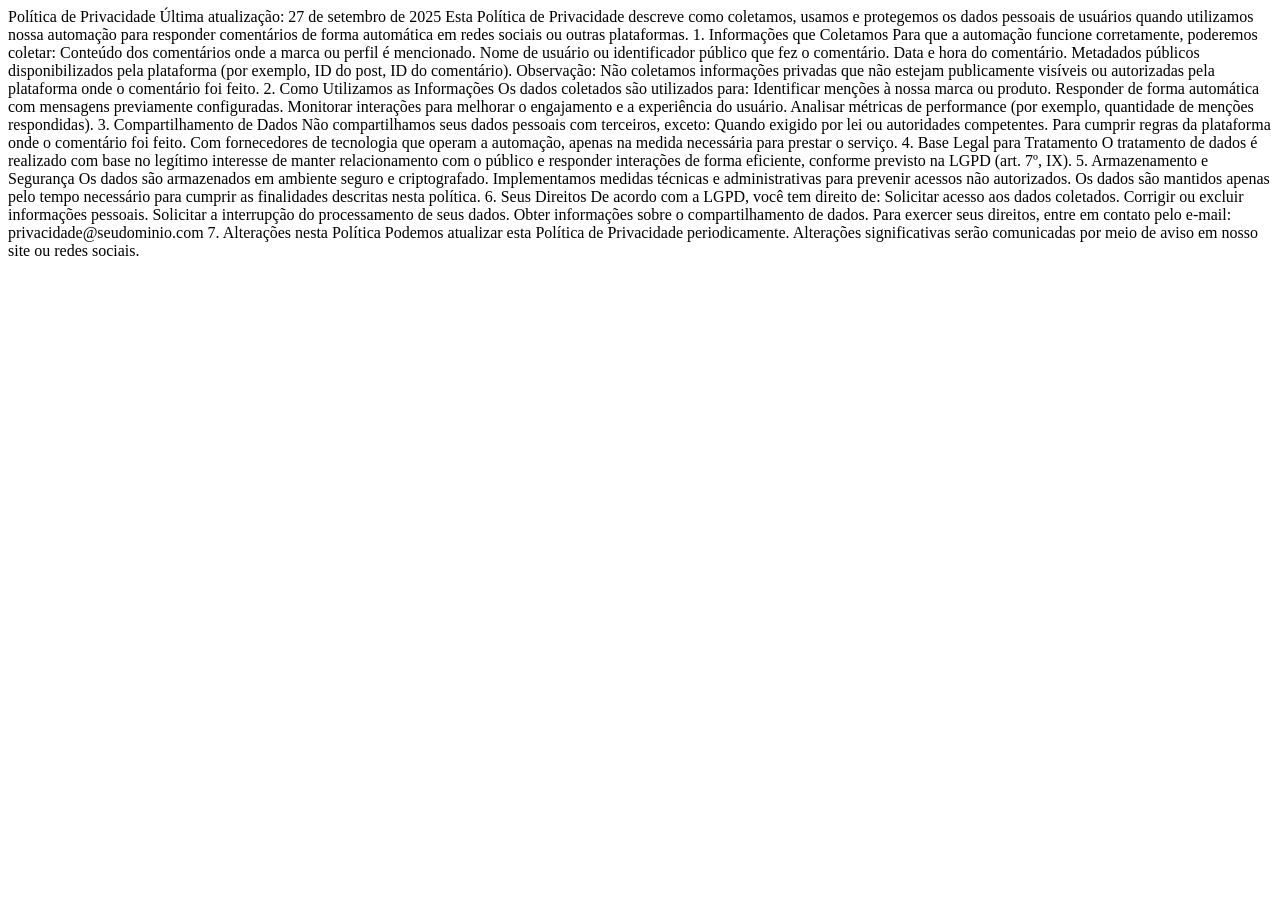
<file: index.html>
<!DOCTYPE html>
<html lang="en">

<head>
    <meta charset="UTF-8">
    <meta name="viewport" content="width=device-width, initial-scale=1.0">
    <title>Política de Privacidade</title>
</head>

<body>
    Política de Privacidade

    Última atualização: 27 de setembro de 2025

    Esta Política de Privacidade descreve como coletamos, usamos e protegemos os dados pessoais de usuários quando
    utilizamos nossa automação para responder comentários de forma automática em redes sociais ou outras plataformas.

    1. Informações que Coletamos

    Para que a automação funcione corretamente, poderemos coletar:

    Conteúdo dos comentários onde a marca ou perfil é mencionado.

    Nome de usuário ou identificador público que fez o comentário.

    Data e hora do comentário.

    Metadados públicos disponibilizados pela plataforma (por exemplo, ID do post, ID do comentário).

    Observação: Não coletamos informações privadas que não estejam publicamente visíveis ou autorizadas pela plataforma
    onde o comentário foi feito.

    2. Como Utilizamos as Informações

    Os dados coletados são utilizados para:

    Identificar menções à nossa marca ou produto.

    Responder de forma automática com mensagens previamente configuradas.

    Monitorar interações para melhorar o engajamento e a experiência do usuário.

    Analisar métricas de performance (por exemplo, quantidade de menções respondidas).

    3. Compartilhamento de Dados

    Não compartilhamos seus dados pessoais com terceiros, exceto:

    Quando exigido por lei ou autoridades competentes.

    Para cumprir regras da plataforma onde o comentário foi feito.

    Com fornecedores de tecnologia que operam a automação, apenas na medida necessária para prestar o serviço.

    4. Base Legal para Tratamento

    O tratamento de dados é realizado com base no legítimo interesse de manter relacionamento com o público e responder
    interações de forma eficiente, conforme previsto na LGPD (art. 7º, IX).

    5. Armazenamento e Segurança

    Os dados são armazenados em ambiente seguro e criptografado.

    Implementamos medidas técnicas e administrativas para prevenir acessos não autorizados.

    Os dados são mantidos apenas pelo tempo necessário para cumprir as finalidades descritas nesta política.

    6. Seus Direitos

    De acordo com a LGPD, você tem direito de:

    Solicitar acesso aos dados coletados.

    Corrigir ou excluir informações pessoais.

    Solicitar a interrupção do processamento de seus dados.

    Obter informações sobre o compartilhamento de dados.

    Para exercer seus direitos, entre em contato pelo e-mail: privacidade@seudominio.com

    7. Alterações nesta Política

    Podemos atualizar esta Política de Privacidade periodicamente. Alterações significativas serão comunicadas por meio
    de aviso em nosso site ou redes sociais.
</body>

</html>

</html>
</file>
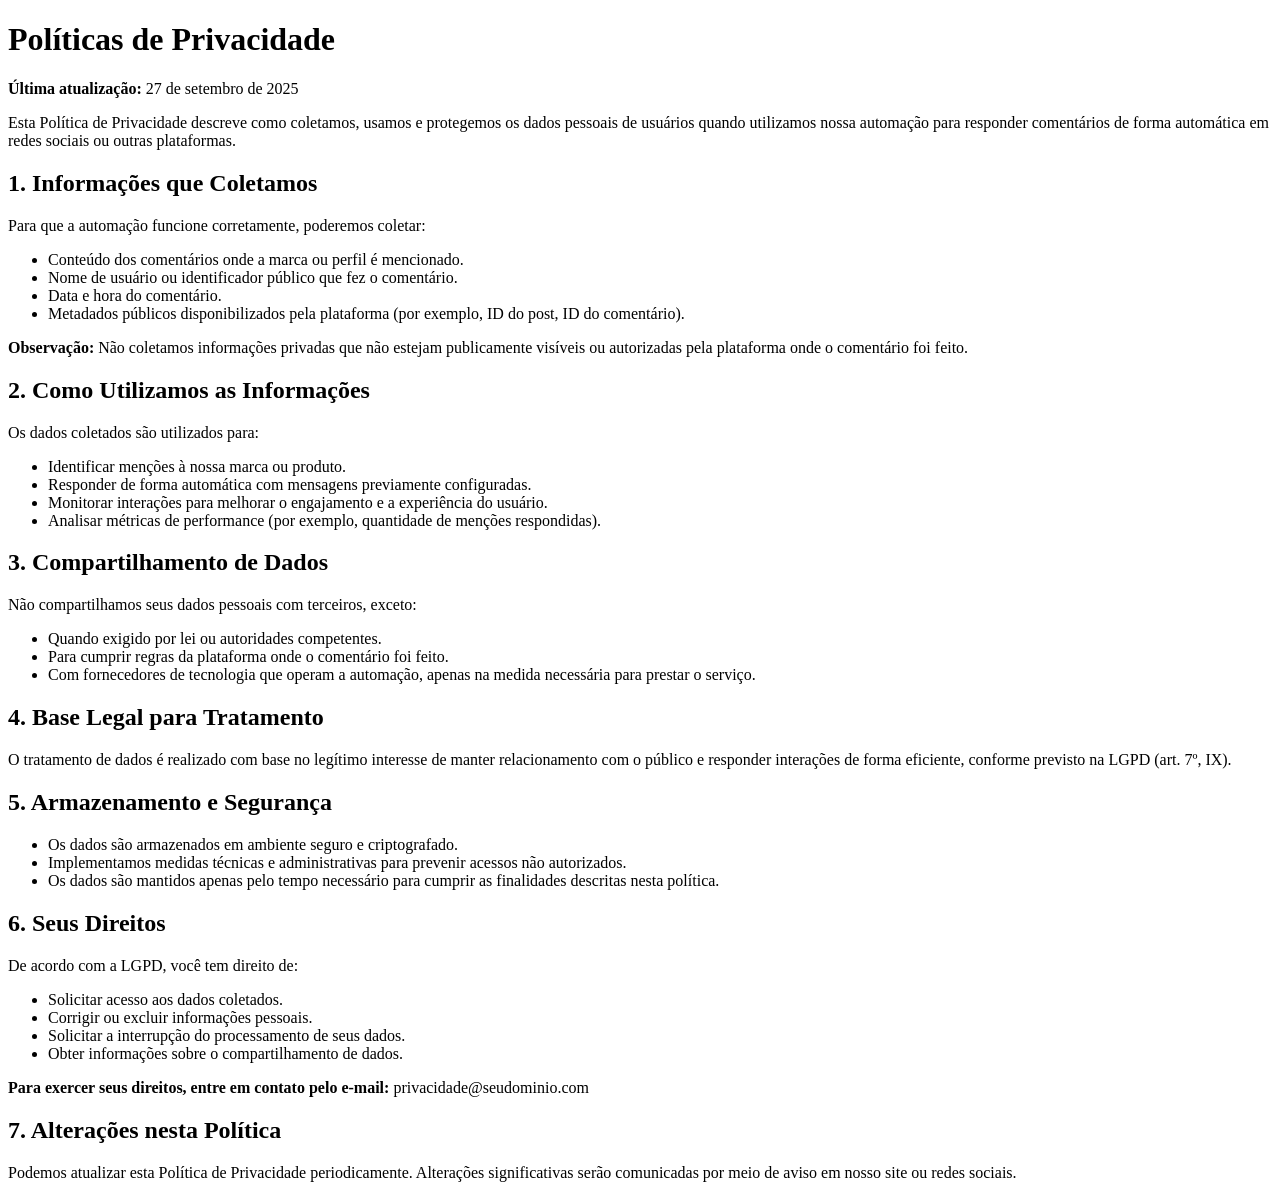
<file: veriffic-ai/politicas de-privacidade.html>
<!DOCTYPE html>
<html lang="pt-BR">

<head>
    <meta charset="UTF-8">
    <meta name="viewport" content="width=device-width, initial-scale=1.0">
    <title>Políticas de Privacidade</title>
</head>

<body>
    <h1>Políticas de Privacidade</h1>

    <p><strong>Última atualização:</strong> 27 de setembro de 2025</p>

    <p>Esta Política de Privacidade descreve como coletamos, usamos e protegemos os dados pessoais de usuários quando
    utilizamos nossa automação para responder comentários de forma automática em redes sociais ou outras plataformas.</p>

    <h2>1. Informações que Coletamos</h2>

    <p>Para que a automação funcione corretamente, poderemos coletar:</p>

    <ul>
        <li>Conteúdo dos comentários onde a marca ou perfil é mencionado.</li>
        <li>Nome de usuário ou identificador público que fez o comentário.</li>
        <li>Data e hora do comentário.</li>
        <li>Metadados públicos disponibilizados pela plataforma (por exemplo, ID do post, ID do comentário).</li>
    </ul>

    <p><strong>Observação:</strong> Não coletamos informações privadas que não estejam publicamente visíveis ou autorizadas pela plataforma
    onde o comentário foi feito.</p>

    <h2>2. Como Utilizamos as Informações</h2>

    <p>Os dados coletados são utilizados para:</p>

    <ul>
        <li>Identificar menções à nossa marca ou produto.</li>
        <li>Responder de forma automática com mensagens previamente configuradas.</li>
        <li>Monitorar interações para melhorar o engajamento e a experiência do usuário.</li>
        <li>Analisar métricas de performance (por exemplo, quantidade de menções respondidas).</li>
    </ul>

    <h2>3. Compartilhamento de Dados</h2>

    <p>Não compartilhamos seus dados pessoais com terceiros, exceto:</p>

    <ul>
        <li>Quando exigido por lei ou autoridades competentes.</li>
        <li>Para cumprir regras da plataforma onde o comentário foi feito.</li>
        <li>Com fornecedores de tecnologia que operam a automação, apenas na medida necessária para prestar o serviço.</li>
    </ul>

    <h2>4. Base Legal para Tratamento</h2>

    <p>O tratamento de dados é realizado com base no legítimo interesse de manter relacionamento com o público e responder
    interações de forma eficiente, conforme previsto na LGPD (art. 7º, IX).</p>

    <h2>5. Armazenamento e Segurança</h2>

    <ul>
        <li>Os dados são armazenados em ambiente seguro e criptografado.</li>
        <li>Implementamos medidas técnicas e administrativas para prevenir acessos não autorizados.</li>
        <li>Os dados são mantidos apenas pelo tempo necessário para cumprir as finalidades descritas nesta política.</li>
    </ul>

    <h2>6. Seus Direitos</h2>

    <p>De acordo com a LGPD, você tem direito de:</p>

    <ul>
        <li>Solicitar acesso aos dados coletados.</li>
        <li>Corrigir ou excluir informações pessoais.</li>
        <li>Solicitar a interrupção do processamento de seus dados.</li>
        <li>Obter informações sobre o compartilhamento de dados.</li>
    </ul>

    <p><strong>Para exercer seus direitos, entre em contato pelo e-mail:</strong> privacidade@seudominio.com</p>

    <h2>7. Alterações nesta Política</h2>

    <p>Podemos atualizar esta Política de Privacidade periodicamente. Alterações significativas serão comunicadas por meio
    de aviso em nosso site ou redes sociais.</p>

</body>

</html>
</file>
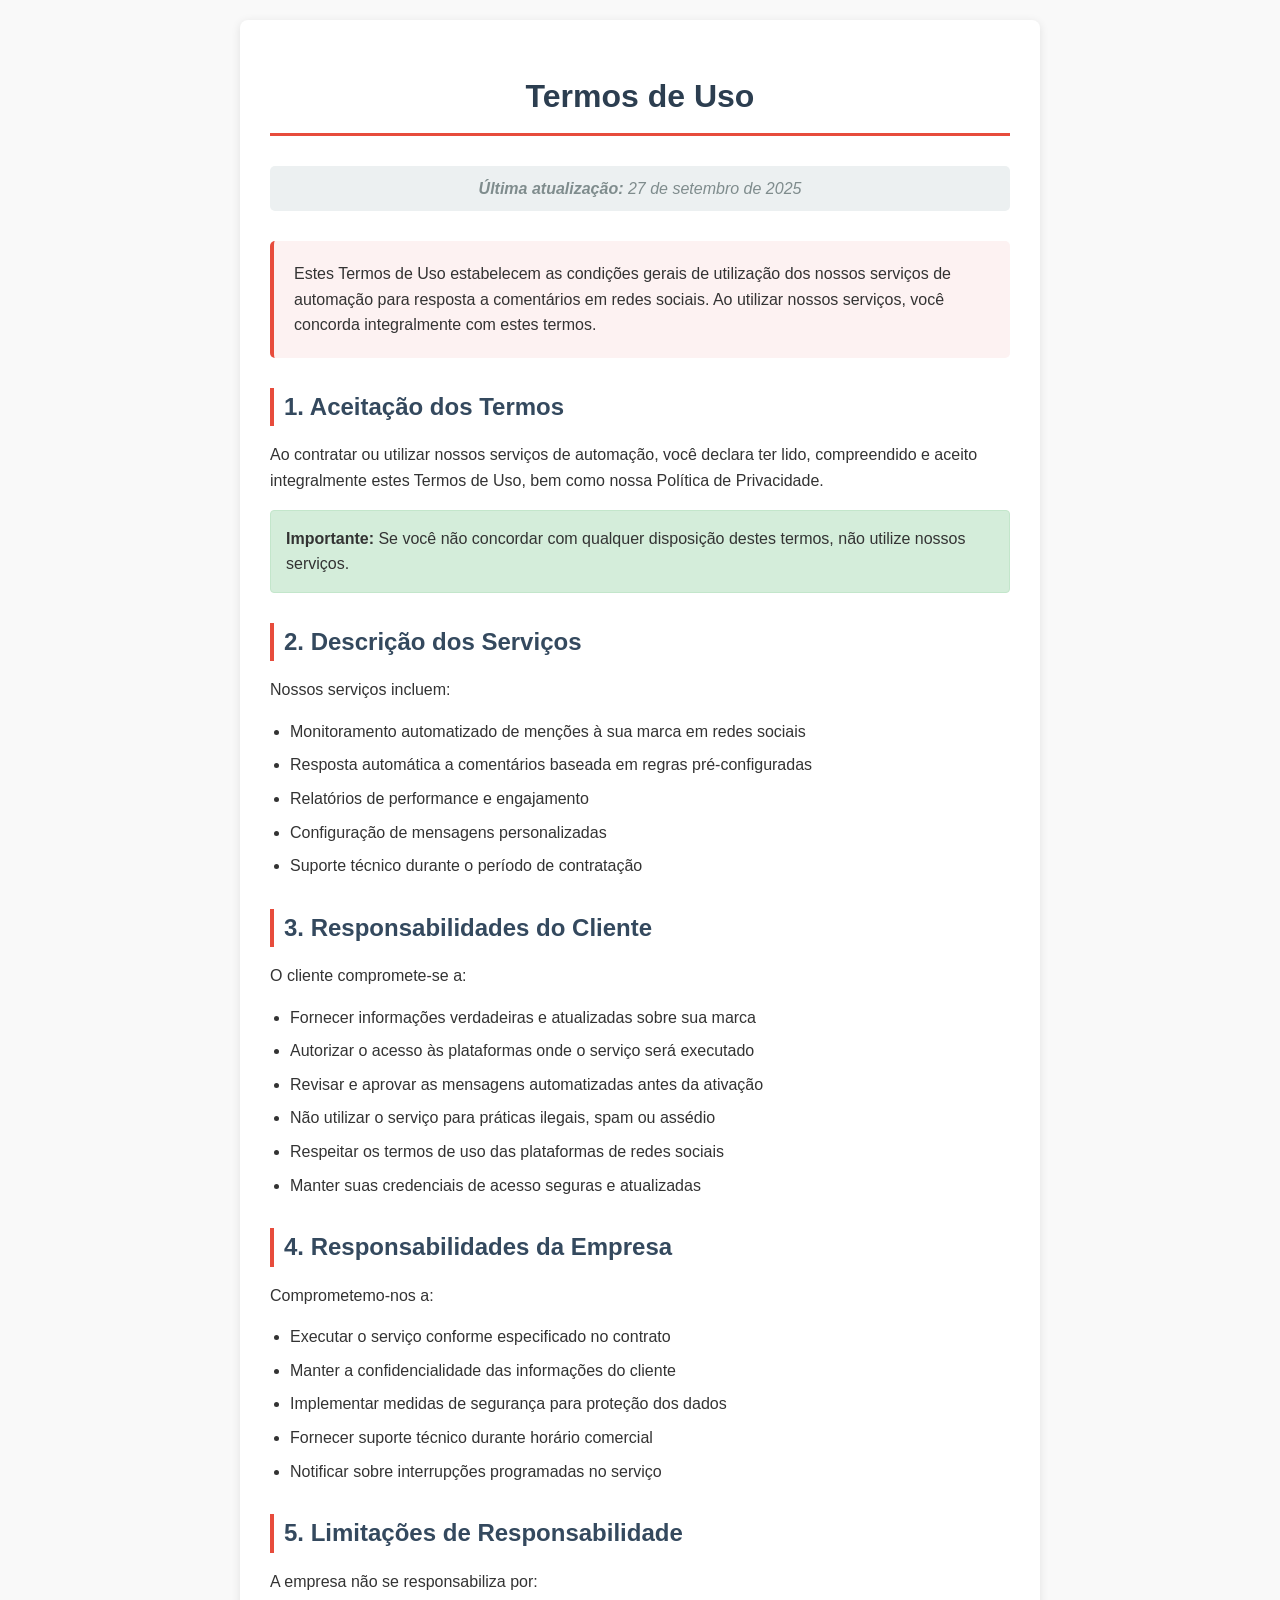
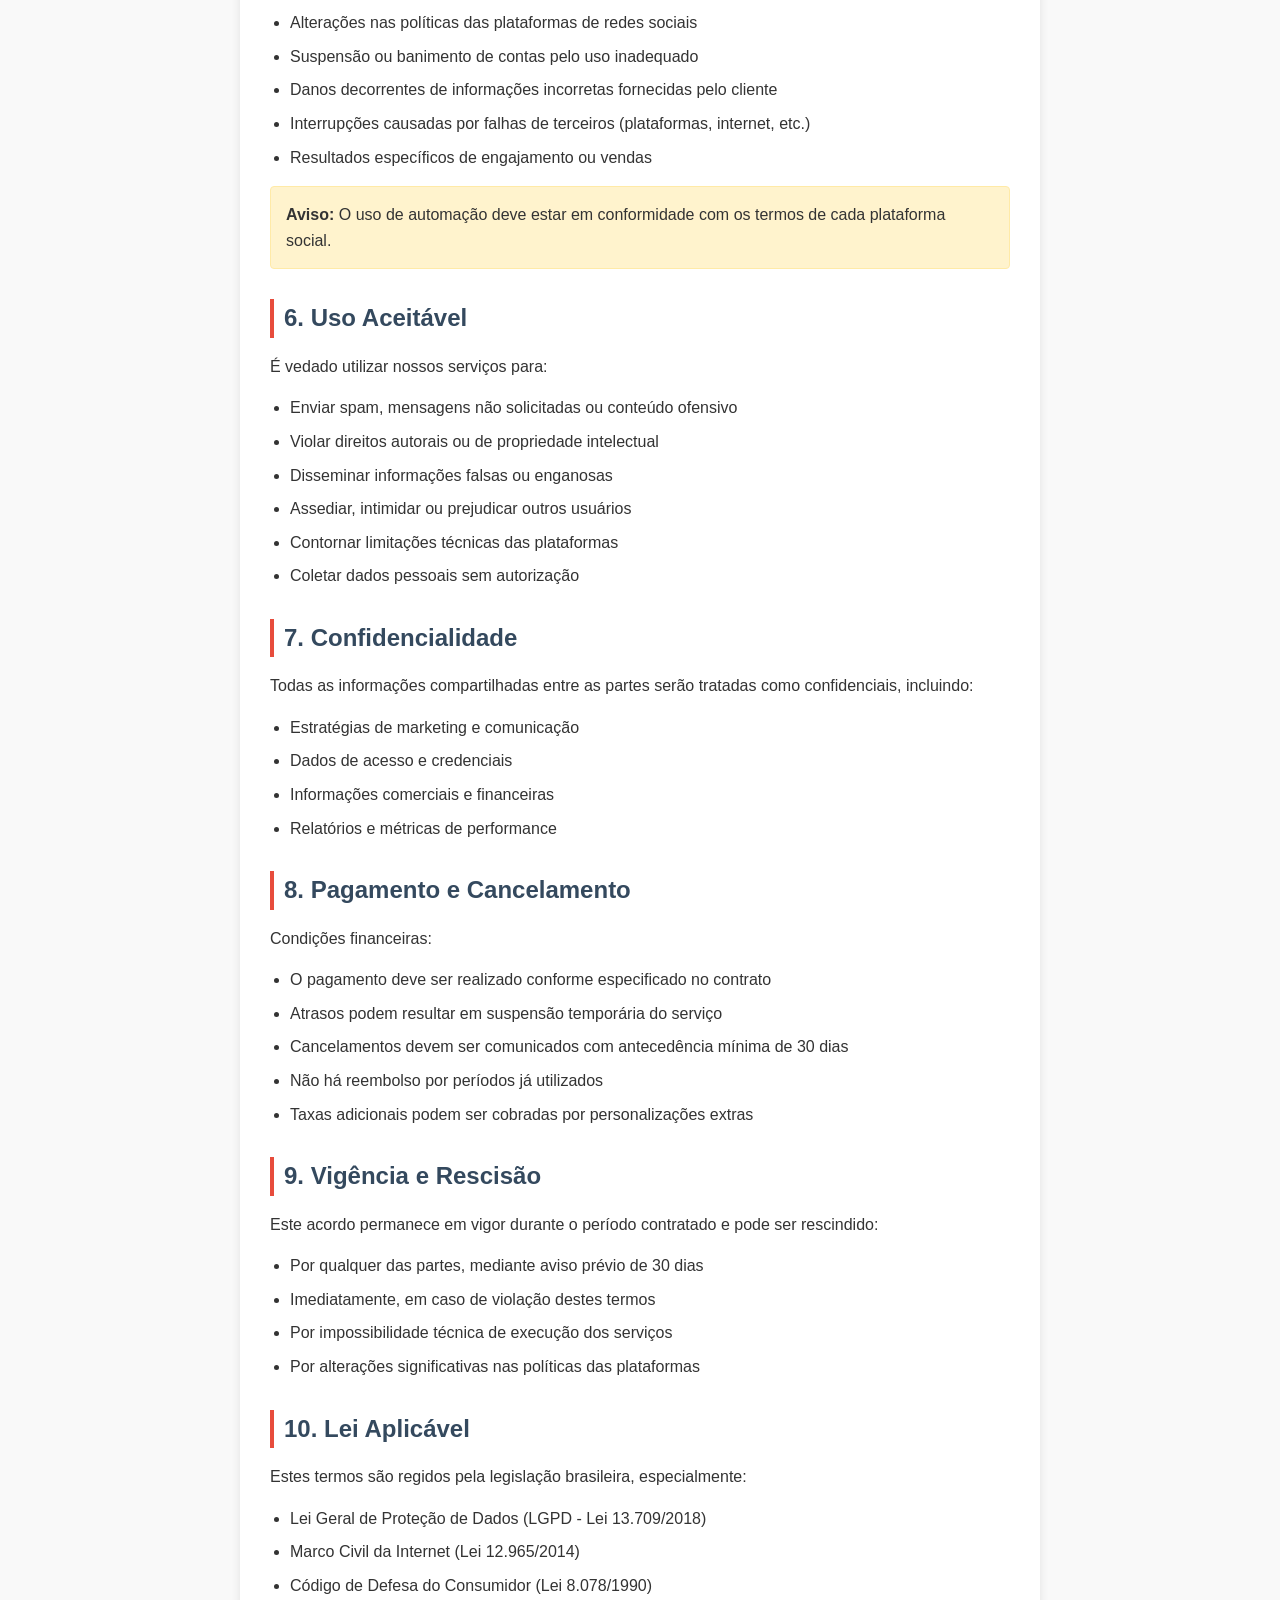
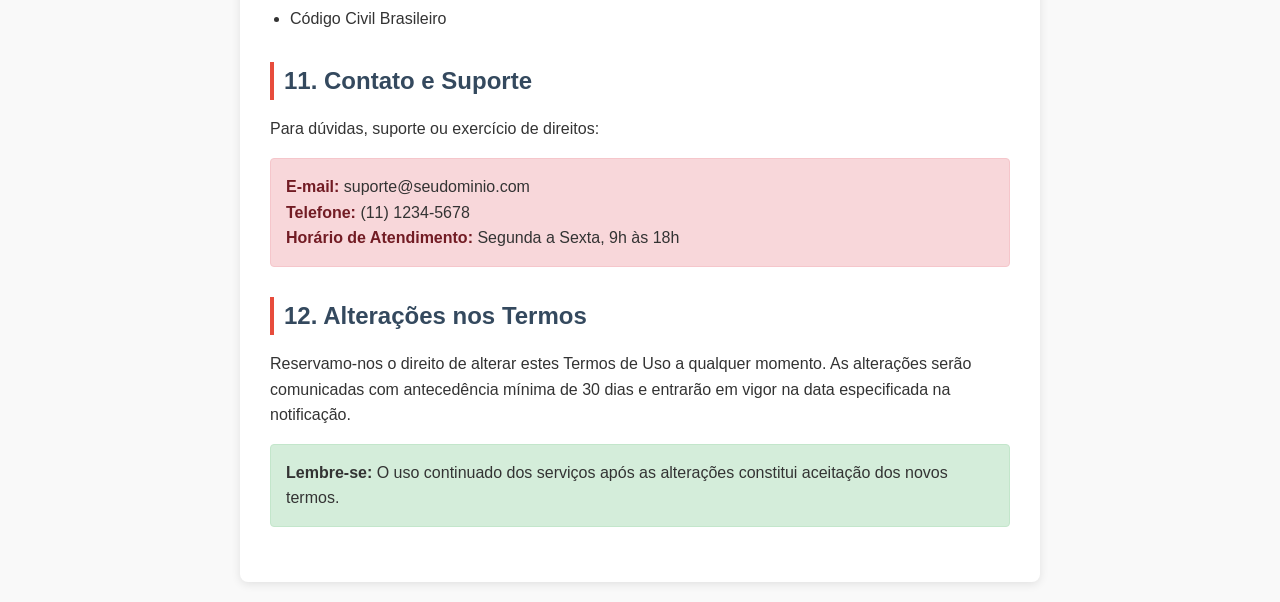
<file: veriffic-ai/termos-de-uso.html>
<!DOCTYPE html>
<html lang="pt-BR">

<head>
    <meta charset="UTF-8">
    <meta name="viewport" content="width=device-width, initial-scale=1.0">
    <title>Termos de Uso</title>
    <style>
        body {
            font-family: Arial, sans-serif;
            line-height: 1.6;
            max-width: 800px;
            margin: 0 auto;
            padding: 20px;
            color: #333;
            background-color: #f9f9f9;
        }
        
        .container {
            background-color: white;
            padding: 30px;
            border-radius: 8px;
            box-shadow: 0 2px 10px rgba(0, 0, 0, 0.1);
        }
        
        h1 {
            color: #2c3e50;
            text-align: center;
            border-bottom: 3px solid #e74c3c;
            padding-bottom: 10px;
            margin-bottom: 30px;
        }
        
        h2 {
            color: #34495e;
            margin-top: 30px;
            margin-bottom: 15px;
            padding-left: 10px;
            border-left: 4px solid #e74c3c;
        }
        
        .last-update {
            text-align: center;
            font-style: italic;
            color: #7f8c8d;
            margin-bottom: 30px;
            padding: 10px;
            background-color: #ecf0f1;
            border-radius: 5px;
        }
        
        .intro {
            background-color: #fdf2f2;
            padding: 20px;
            border-radius: 5px;
            border-left: 4px solid #e74c3c;
            margin-bottom: 25px;
        }
        
        ul {
            padding-left: 20px;
        }
        
        li {
            margin-bottom: 8px;
        }
        
        .warning {
            background-color: #fff3cd;
            border: 1px solid #ffeaa7;
            border-radius: 4px;
            padding: 15px;
            margin: 15px 0;
        }
        
        .contact {
            background-color: #f8d7da;
            border: 1px solid #f5c6cb;
            border-radius: 4px;
            padding: 15px;
            margin: 15px 0;
        }
        
        .contact strong {
            color: #721c24;
        }
        
        .section {
            margin-bottom: 25px;
        }
        
        .important {
            background-color: #d4edda;
            border: 1px solid #c3e6cb;
            border-radius: 4px;
            padding: 15px;
            margin: 15px 0;
        }
    </style>
</head>

<body>
    <div class="container">
        <h1>Termos de Uso</h1>

        <div class="last-update">
            <strong>Última atualização:</strong> 27 de setembro de 2025
        </div>

        <div class="intro">
            Estes Termos de Uso estabelecem as condições gerais de utilização dos nossos serviços de automação para resposta
            a comentários em redes sociais. Ao utilizar nossos serviços, você concorda integralmente com estes termos.
        </div>

        <div class="section">
            <h2>1. Aceitação dos Termos</h2>
            <p>Ao contratar ou utilizar nossos serviços de automação, você declara ter lido, compreendido e aceito
            integralmente estes Termos de Uso, bem como nossa Política de Privacidade.</p>
            
            <div class="important">
                <strong>Importante:</strong> Se você não concordar com qualquer disposição destes termos, não utilize nossos serviços.
            </div>
        </div>

        <div class="section">
            <h2>2. Descrição dos Serviços</h2>
            <p>Nossos serviços incluem:</p>
            <ul>
                <li>Monitoramento automatizado de menções à sua marca em redes sociais</li>
                <li>Resposta automática a comentários baseada em regras pré-configuradas</li>
                <li>Relatórios de performance e engajamento</li>
                <li>Configuração de mensagens personalizadas</li>
                <li>Suporte técnico durante o período de contratação</li>
            </ul>
        </div>

        <div class="section">
            <h2>3. Responsabilidades do Cliente</h2>
            <p>O cliente compromete-se a:</p>
            <ul>
                <li>Fornecer informações verdadeiras e atualizadas sobre sua marca</li>
                <li>Autorizar o acesso às plataformas onde o serviço será executado</li>
                <li>Revisar e aprovar as mensagens automatizadas antes da ativação</li>
                <li>Não utilizar o serviço para práticas ilegais, spam ou assédio</li>
                <li>Respeitar os termos de uso das plataformas de redes sociais</li>
                <li>Manter suas credenciais de acesso seguras e atualizadas</li>
            </ul>
        </div>

        <div class="section">
            <h2>4. Responsabilidades da Empresa</h2>
            <p>Comprometemo-nos a:</p>
            <ul>
                <li>Executar o serviço conforme especificado no contrato</li>
                <li>Manter a confidencialidade das informações do cliente</li>
                <li>Implementar medidas de segurança para proteção dos dados</li>
                <li>Fornecer suporte técnico durante horário comercial</li>
                <li>Notificar sobre interrupções programadas no serviço</li>
            </ul>
        </div>

        <div class="section">
            <h2>5. Limitações de Responsabilidade</h2>
            <p>A empresa não se responsabiliza por:</p>
            <ul>
                <li>Alterações nas políticas das plataformas de redes sociais</li>
                <li>Suspensão ou banimento de contas pelo uso inadequado</li>
                <li>Danos decorrentes de informações incorretas fornecidas pelo cliente</li>
                <li>Interrupções causadas por falhas de terceiros (plataformas, internet, etc.)</li>
                <li>Resultados específicos de engajamento ou vendas</li>
            </ul>

            <div class="warning">
                <strong>Aviso:</strong> O uso de automação deve estar em conformidade com os termos de cada plataforma social.
            </div>
        </div>

        <div class="section">
            <h2>6. Uso Aceitável</h2>
            <p>É vedado utilizar nossos serviços para:</p>
            <ul>
                <li>Enviar spam, mensagens não solicitadas ou conteúdo ofensivo</li>
                <li>Violar direitos autorais ou de propriedade intelectual</li>
                <li>Disseminar informações falsas ou enganosas</li>
                <li>Assediar, intimidar ou prejudicar outros usuários</li>
                <li>Contornar limitações técnicas das plataformas</li>
                <li>Coletar dados pessoais sem autorização</li>
            </ul>
        </div>

        <div class="section">
            <h2>7. Confidencialidade</h2>
            <p>Todas as informações compartilhadas entre as partes serão tratadas como confidenciais, incluindo:</p>
            <ul>
                <li>Estratégias de marketing e comunicação</li>
                <li>Dados de acesso e credenciais</li>
                <li>Informações comerciais e financeiras</li>
                <li>Relatórios e métricas de performance</li>
            </ul>
        </div>

        <div class="section">
            <h2>8. Pagamento e Cancelamento</h2>
            <p>Condições financeiras:</p>
            <ul>
                <li>O pagamento deve ser realizado conforme especificado no contrato</li>
                <li>Atrasos podem resultar em suspensão temporária do serviço</li>
                <li>Cancelamentos devem ser comunicados com antecedência mínima de 30 dias</li>
                <li>Não há reembolso por períodos já utilizados</li>
                <li>Taxas adicionais podem ser cobradas por personalizações extras</li>
            </ul>
        </div>

        <div class="section">
            <h2>9. Vigência e Rescisão</h2>
            <p>Este acordo permanece em vigor durante o período contratado e pode ser rescindido:</p>
            <ul>
                <li>Por qualquer das partes, mediante aviso prévio de 30 dias</li>
                <li>Imediatamente, em caso de violação destes termos</li>
                <li>Por impossibilidade técnica de execução dos serviços</li>
                <li>Por alterações significativas nas políticas das plataformas</li>
            </ul>
        </div>

        <div class="section">
            <h2>10. Lei Aplicável</h2>
            <p>Estes termos são regidos pela legislação brasileira, especialmente:</p>
            <ul>
                <li>Lei Geral de Proteção de Dados (LGPD - Lei 13.709/2018)</li>
                <li>Marco Civil da Internet (Lei 12.965/2014)</li>
                <li>Código de Defesa do Consumidor (Lei 8.078/1990)</li>
                <li>Código Civil Brasileiro</li>
            </ul>
        </div>

        <div class="section">
            <h2>11. Contato e Suporte</h2>
            <p>Para dúvidas, suporte ou exercício de direitos:</p>
            
            <div class="contact">
                <strong>E-mail:</strong> suporte@seudominio.com<br>
                <strong>Telefone:</strong> (11) 1234-5678<br>
                <strong>Horário de Atendimento:</strong> Segunda a Sexta, 9h às 18h
            </div>
        </div>

        <div class="section">
            <h2>12. Alterações nos Termos</h2>
            <p>Reservamo-nos o direito de alterar estes Termos de Uso a qualquer momento. As alterações serão comunicadas
            com antecedência mínima de 30 dias e entrarão em vigor na data especificada na notificação.</p>
            
            <div class="important">
                <strong>Lembre-se:</strong> O uso continuado dos serviços após as alterações constitui aceitação dos novos termos.
            </div>
        </div>

    </div>
</body>

</html>
</file>
